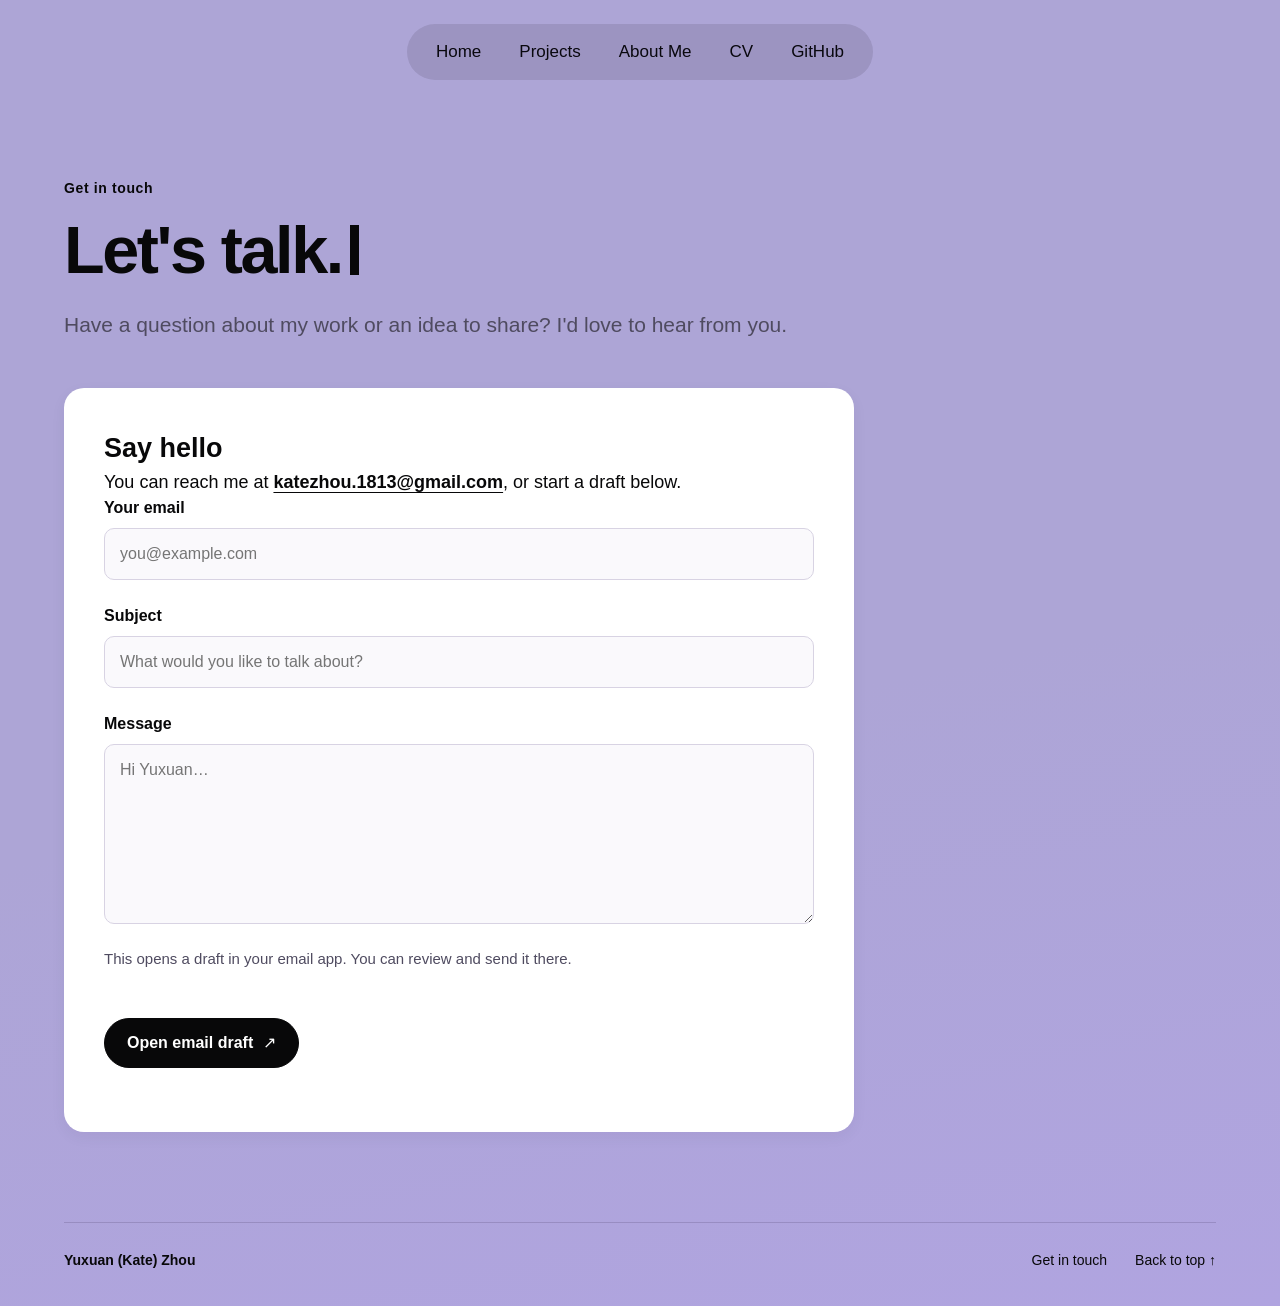
<file: contact/index.html>
<!DOCTYPE html>
<html lang="en">
<head>
  <meta charset="UTF-8">
  <meta name="viewport" content="width=device-width, initial-scale=1.0">
  <meta name="description" content="Get in touch with Yuxuan (Kate) Zhou about data science, research, and creative projects.">
  <title>Contact — Yuxuan Zhou</title>
  <link rel="stylesheet" href="../style.css">
</head>
<body class="inner-page">
  <main class="page-main" id="main-content">
    <header class="page-heading">
      <p class="eyebrow">Get in touch</p>
      <h1 class="page-title">Let's talk.</h1>
      <p class="page-description">Have a question about my work or an idea to share? I'd love to hear from you.</p>
    </header>
    <section class="surface contact-surface" aria-labelledby="contact-heading">
      <h2 id="contact-heading">Say hello</h2>
      <p>You can reach me at <a class="text-link" href="mailto:katezhou.1813@gmail.com">katezhou.1813@gmail.com</a>, or start a draft below.</p>
      <form class="contact-form" action="mailto:katezhou.1813@gmail.com" method="get" aria-describedby="email-help">
        <div class="form-field">
          <label for="contact-email">Your email</label>
          <input id="contact-email" name="email" type="email" autocomplete="email" placeholder="you@example.com" required>
        </div>
        <div class="form-field">
          <label for="contact-subject">Subject</label>
          <input id="contact-subject" name="subject" type="text" placeholder="What would you like to talk about?" required>
        </div>
        <div class="form-field">
          <label for="contact-message">Message</label>
          <textarea id="contact-message" name="body" rows="6" placeholder="Hi Yuxuan…" required></textarea>
        </div>
        <p id="email-help" class="form-help">This opens a draft in your email app. You can review and send it there.</p>
        <button class="button" type="submit">Open email draft <span aria-hidden="true">↗</span></button>
        <p class="form-status" role="status" aria-live="polite"></p>
      </form>
    </section>
  </main>
  <footer class="site-footer"></footer>
  <script type="module" src="../global.js"></script>
  <script type="module" src="contact.js"></script>
</body>
</html>
</file>
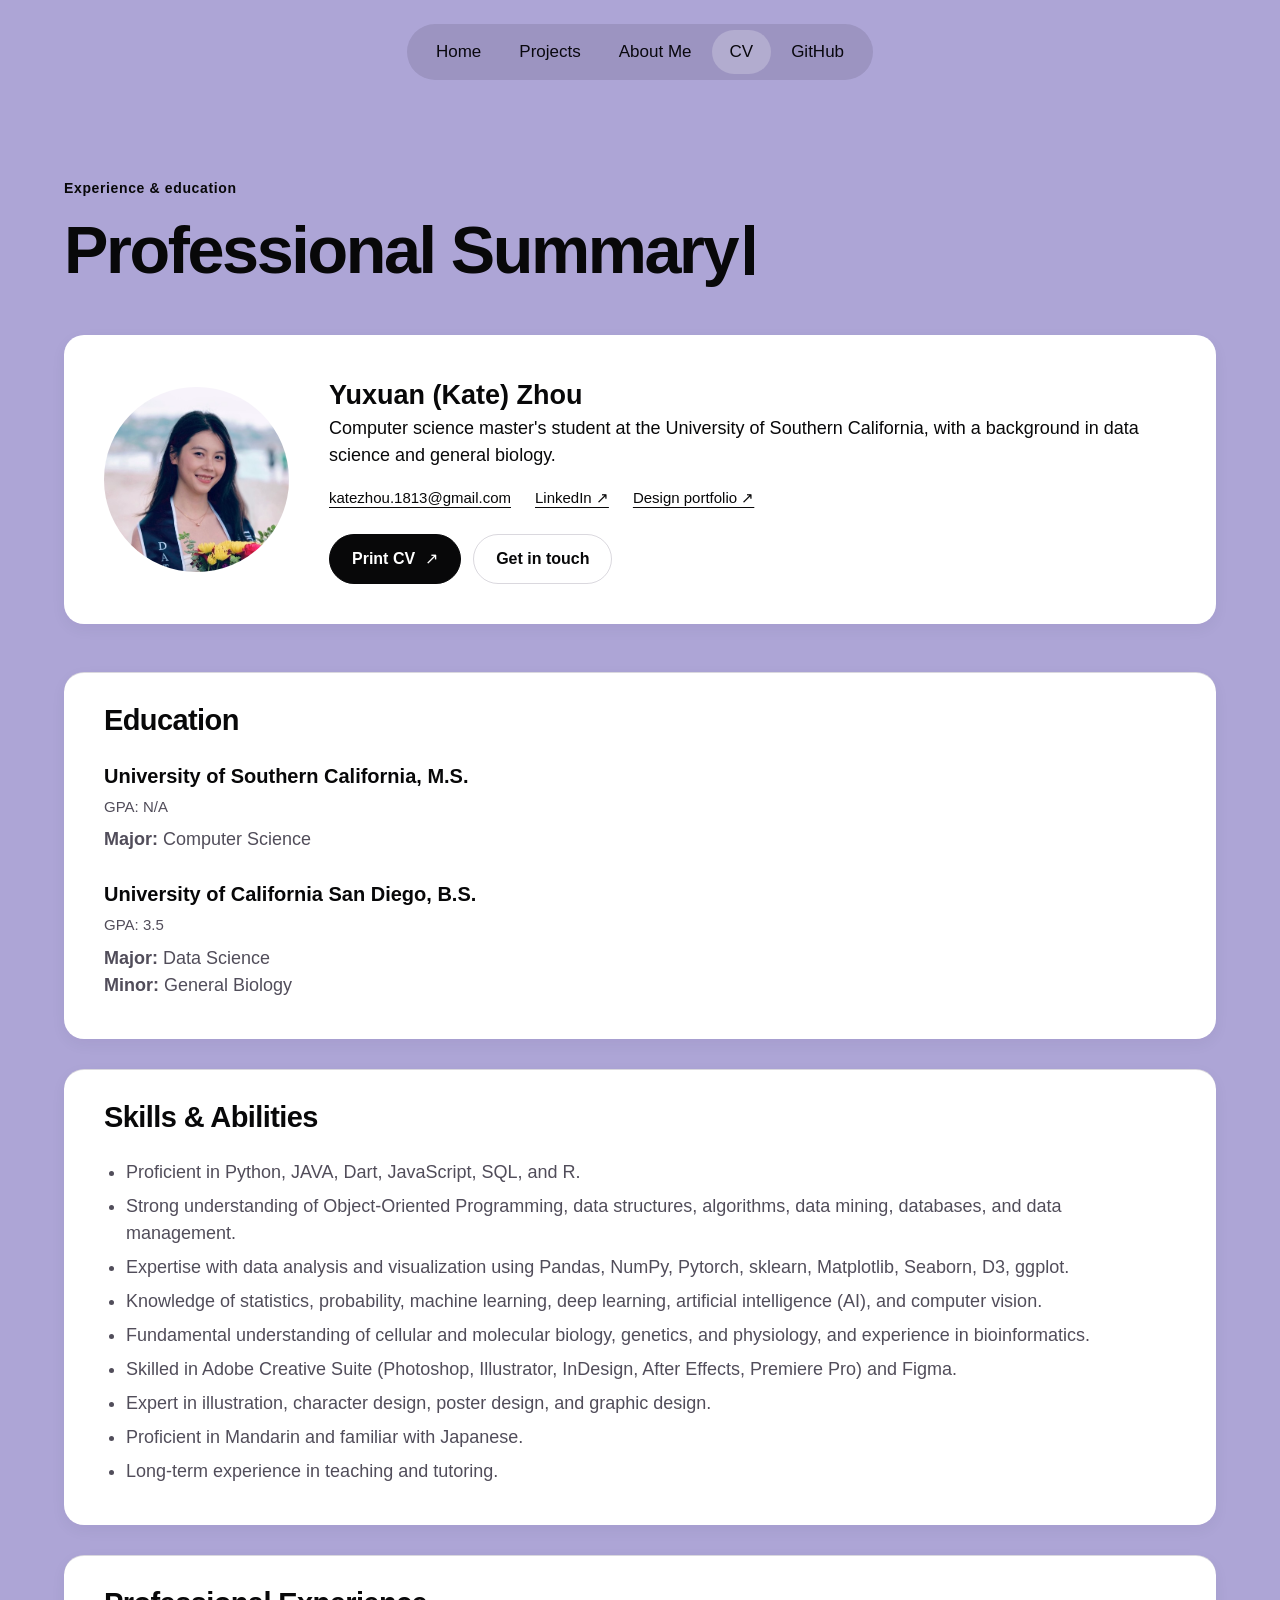
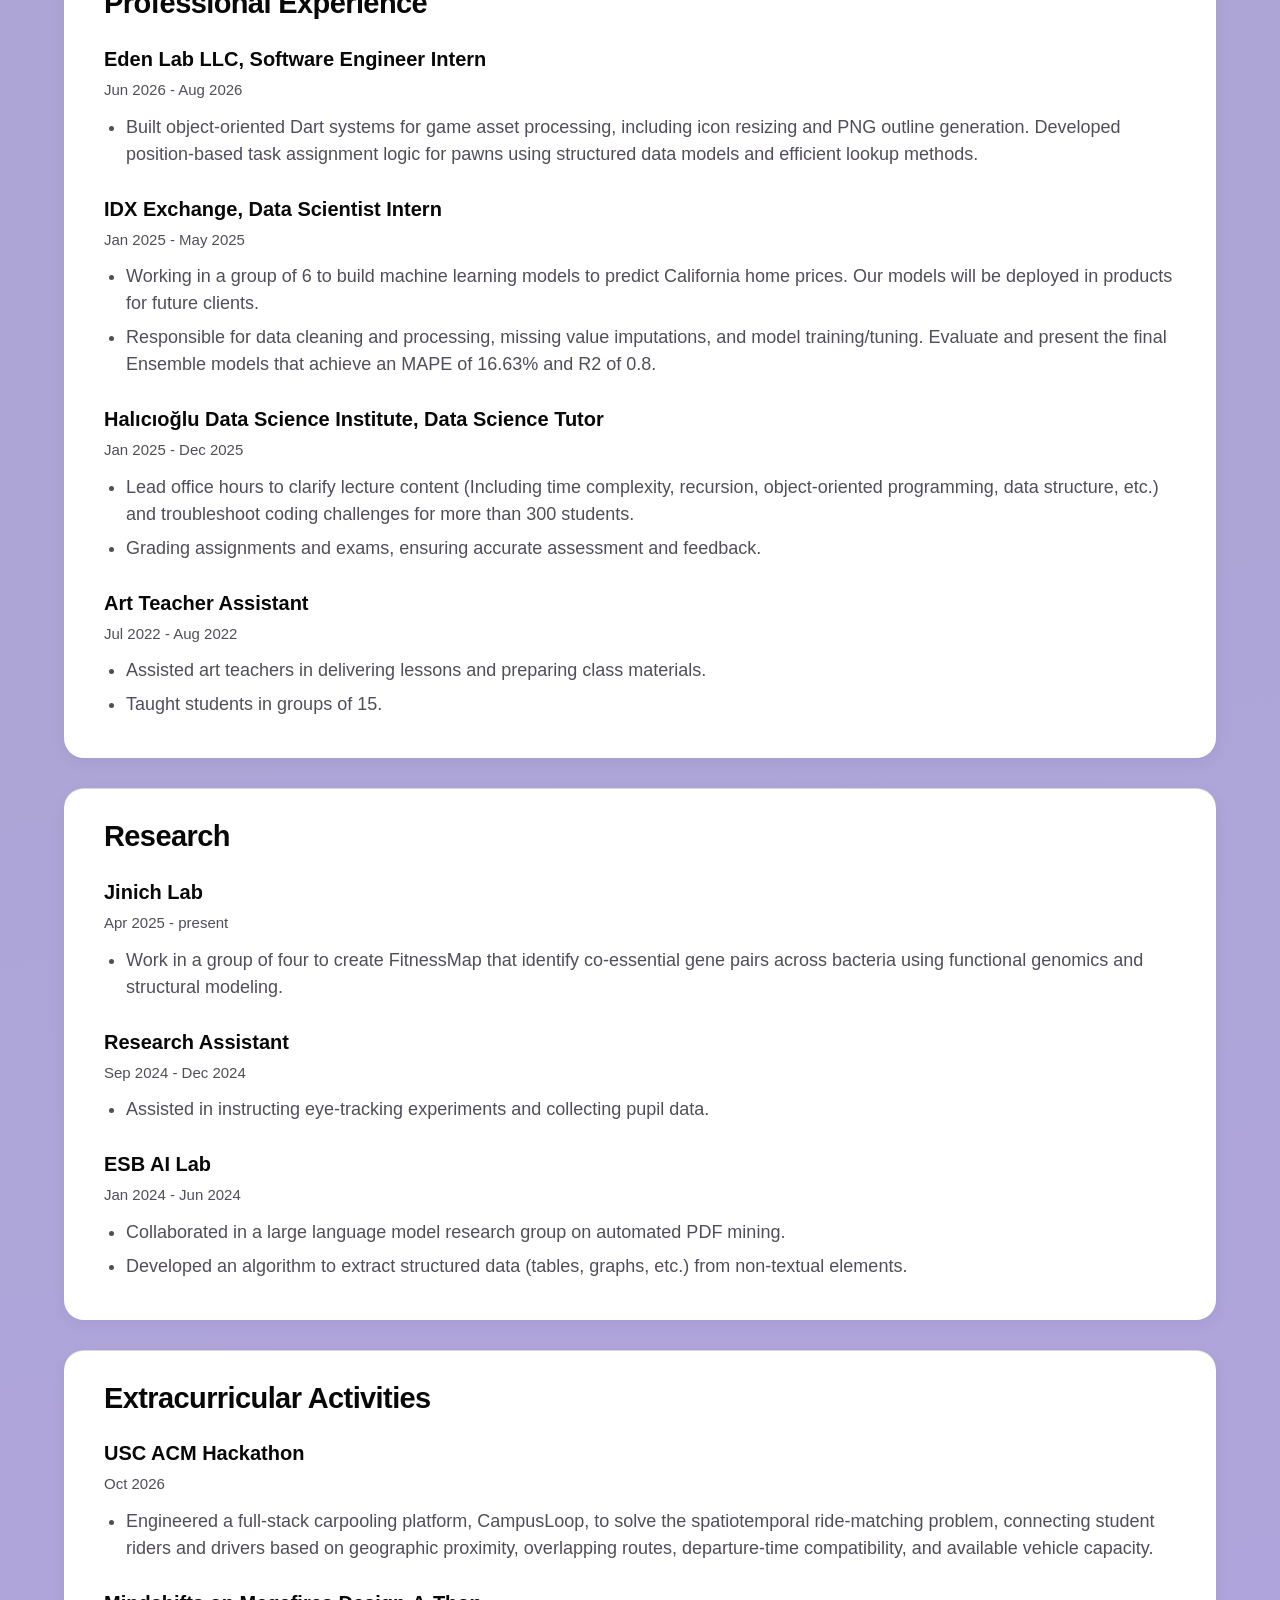
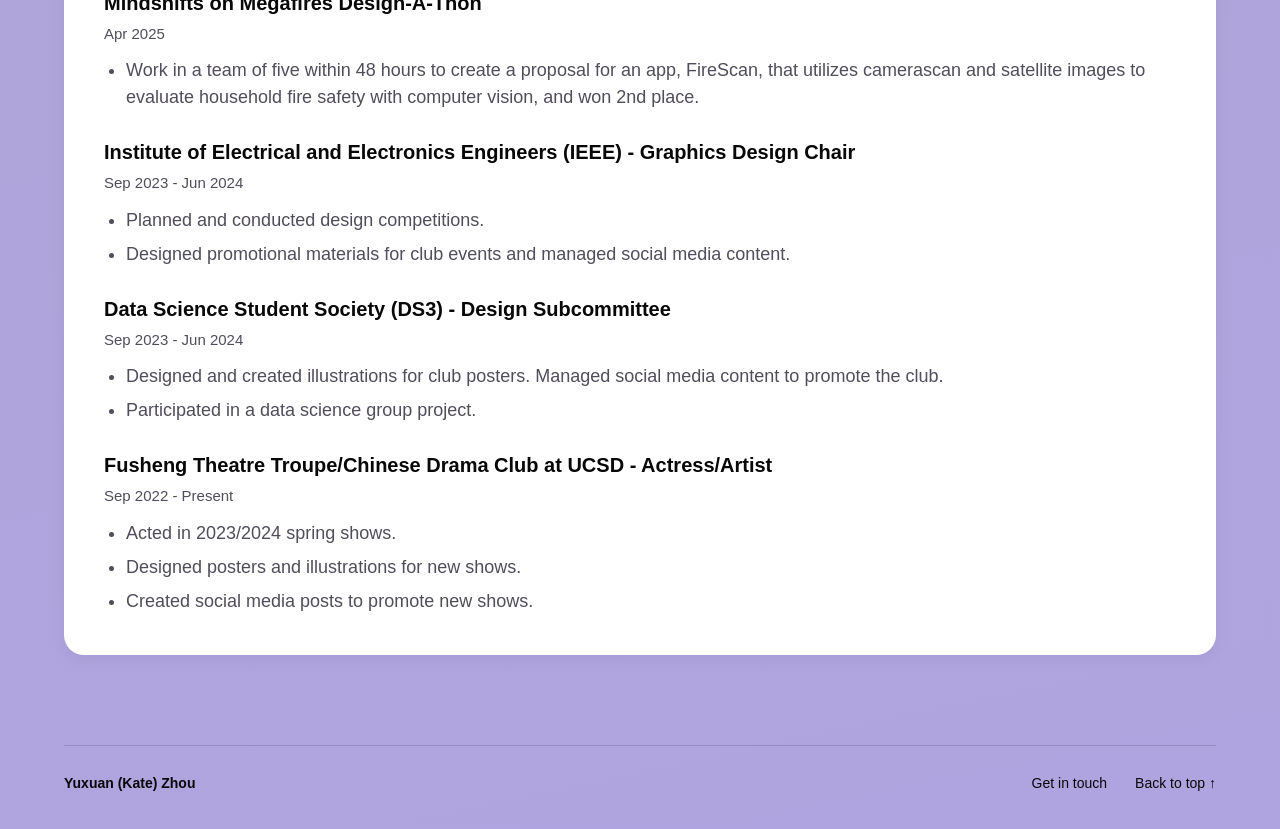
<file: cv/index.html>
<!DOCTYPE html>
<html lang="en">
<head>
  <meta charset="UTF-8">
  <meta name="viewport" content="width=device-width, initial-scale=1.0">
  <meta name="description" content="Education, research, experience, and skills of Yuxuan (Kate) Zhou, a computer science master's student at USC.">
  <title>CV — Yuxuan Zhou</title>
  <link rel="stylesheet" href="../style.css">
</head>
<body class="inner-page cv-page">
  <main class="page-main" id="main-content">
    <header class="page-heading">
      <p class="eyebrow">Experience &amp; education</p>
      <h1 class="page-title">Professional Summary</h1>
    </header>
    <div class="resume-hero surface">
      <img class="resume-photo" src="../images/portrait4.jpeg" alt="Yuxuan (Kate) Zhou" width="3708" height="2730">
      <div>
        <h2>Yuxuan (Kate) Zhou</h2>
        <p>Computer science master's student at the University of Southern California, with a background in data science and general biology.</p>
        <ul class="resume-contact">
          <li><a href="mailto:katezhou.1813@gmail.com">katezhou.1813@gmail.com</a></li>
          <li><a href="https://www.linkedin.com/in/yuxuan-zhou-3772a1282" target="_blank" rel="noopener noreferrer">LinkedIn ↗</a></li>
          <li><a href="https://docs.google.com/presentation/d/1aOYY8te7mVEtG-aEhGc90klSydSXL1MpAuayYUIOeCM/edit?usp=sharing" target="_blank" rel="noopener noreferrer">Design portfolio ↗</a></li>
        </ul>
        <div class="button-row">
          <button class="button" type="button" data-print>Print CV <span aria-hidden="true">↗</span></button>
          <a class="button secondary" href="../contact/">Get in touch</a>
        </div>
      </div>
    </div>
<section class="surface resume-section" id="education">
      <h2>Education</h2>
      <div class="resume-entry">
        <h3>University of Southern California, M.S.</h3>
        <p class="resume-meta">GPA: N/A</p>
        <p><strong>Major:</strong> Computer Science</p>
      </div>
      <div class="resume-entry">
        <h3>University of California San Diego, B.S.</h3>
        <p class="resume-meta">GPA: 3.5</p>
        <p><strong>Major:</strong> Data Science</p>
        <p><strong>Minor:</strong> General Biology</p>
      </div>
    </section>
<section class="surface resume-section" id="skills">
      <h2>Skills &amp; Abilities</h2>
      <ul>
        <li>Proficient in Python, JAVA, Dart, JavaScript, SQL, and R.</li>
        <li>Strong understanding of Object-Oriented Programming, data structures, algorithms, data mining, databases, and data management.</li>
        <li>Expertise with data analysis and visualization using Pandas, NumPy, Pytorch, sklearn, Matplotlib, Seaborn, D3, ggplot.</li>
        <li>Knowledge of statistics, probability, machine learning, deep learning, artificial intelligence (AI), and computer vision.</li>
        <li>Fundamental understanding of cellular and molecular biology, genetics, and physiology, and experience in bioinformatics.</li>
        <li>Skilled in Adobe Creative Suite (Photoshop, Illustrator, InDesign, After Effects, Premiere Pro) and Figma.</li>
        <li>Expert in illustration, character design, poster design, and graphic design.</li>
        <li>Proficient in Mandarin and familiar with Japanese.</li>
        <li>Long-term experience in teaching and tutoring.</li>
      </ul>
    </section>
<section class="surface resume-section" id="experience">
      <h2>Professional Experience</h2>
      <div class="resume-entry">
        <h3>Eden Lab LLC, Software Engineer Intern</h3>
        <p class="resume-meta"><span>Jun 2026 - Aug 2026</span></p>
        <ul>
          <li>Built object-oriented Dart systems for game asset processing, including icon resizing and PNG outline generation. Developed position-based task assignment logic for pawns using structured data models and efficient lookup methods.
</li>
        </ul>
      </div>
      <div class="resume-entry">
        <h3>IDX Exchange, Data Scientist Intern</h3>
        <p class="resume-meta"><span>Jan 2025 - May 2025</span></p>
        <ul>
          <li>Working in a group of 6  to build machine learning models to predict California home prices. Our models will be deployed in products for future clients.</li>
          <li>Responsible for data cleaning and processing, missing value imputations, and model training/tuning. Evaluate and present the final Ensemble models that achieve an MAPE of 16.63% and R2 of 0.8.	</li>
        </ul>
      </div>
      <div class="resume-entry">
        <h3>Halıcıoğlu Data Science Institute, Data Science Tutor</h3>
        <p class="resume-meta"><span>Jan 2025 - Dec 2025</span></p>
        <ul>
          <li>Lead office hours to clarify lecture content (Including time complexity, recursion, object-oriented programming, data structure, etc.) and troubleshoot coding challenges for more than 300 students.</li>
          <li>Grading assignments and exams, ensuring accurate assessment and feedback.</li>
        </ul>
      </div>
      <div class="resume-entry">
        <h3>Art Teacher Assistant</h3>
        <p class="resume-meta"><span>Jul 2022 - Aug 2022</span></p>
        <ul>
          <li>Assisted art teachers in delivering lessons and preparing class materials.</li>
          <li>Taught students in groups of 15.</li>
        </ul>
      </div>
    </section>
<section class="surface resume-section" id="research">
      <h2>Research</h2>
      <div class="resume-entry">
        <h3>Jinich Lab</h3>
        <p class="resume-meta"><span>Apr 2025 - present</span></p>
        <ul>
          <li>Work in a group of four to create FitnessMap that identify co-essential gene pairs across bacteria using functional genomics and structural modeling.</li>
      </ul>
      </div> 
      <div class="resume-entry"> 
          <h3>Research Assistant</h3>
        <p class="resume-meta"><span>Sep 2024 - Dec 2024</span></p>
        <ul>
          <li>Assisted in instructing eye-tracking experiments and collecting pupil data.</li>
        </ul>
      </div>
      <div class="resume-entry">
        <h3>ESB AI Lab</h3>
        <p class="resume-meta"><span>Jan 2024 - Jun 2024</span></p>
        <ul>
          <li>Collaborated in a large language model research group on automated PDF mining.</li>
          <li>Developed an algorithm to extract structured data (tables, graphs, etc.) from non-textual elements.</li>
        </ul>
      </div>
    </section>
<section class="surface resume-section" id="extracurricular">
      <h2>Extracurricular Activities</h2>
      <div class="resume-entry">
        <h3>USC ACM Hackathon</h3>
        <p class="resume-meta"><span>Oct 2026</span></p>
        <ul>
          <li>Engineered a full-stack carpooling platform, CampusLoop, to solve the spatiotemporal ride-matching problem, connecting student riders and drivers based on geographic proximity, overlapping routes, departure-time compatibility, and available vehicle capacity.
</li>
        </ul>
      </div>
      <div class="resume-entry">
        <h3>Mindshifts on Megafires Design-A-Thon</h3>
        <p class="resume-meta"><span>Apr 2025</span></p>
        <ul>
          <li>Work in a team of five within 48 hours to create a proposal for an app, FireScan, that utilizes camerascan and satellite images to evaluate household fire safety with computer vision, and won 2nd place.</li>
        </ul>
      </div>
      <div class="resume-entry">
        <h3>Institute of Electrical and Electronics Engineers (IEEE) - Graphics Design Chair</h3>
        <p class="resume-meta"><span>Sep 2023 - Jun 2024</span></p>
        <ul>
          <li>Planned and conducted design competitions.</li>
          <li>Designed promotional materials for club events and managed social media content.</li>
        </ul>
      </div>
      <div class="resume-entry">
        <h3>Data Science Student Society (DS3) - Design Subcommittee</h3>
        <p class="resume-meta"><span>Sep 2023 - Jun 2024</span></p>
        <ul>
          <li>Designed and created illustrations for club posters. Managed social media content to promote the club.</li>
          <li>Participated in a data science group project.</li>
        </ul>
      </div>
      <div class="resume-entry">
        <h3>Fusheng Theatre Troupe/Chinese Drama Club at UCSD - Actress/Artist</h3>
        <p class="resume-meta"><span>Sep 2022 - Present</span></p>
        <ul>
          <li>Acted in 2023/2024 spring shows.</li>
          <li>Designed posters and illustrations for new shows.</li>
          <li>Created social media posts to promote new shows.</li>
        </ul>
      </div>
    </section>
  </main>
  <footer class="site-footer"></footer>
  <script type="module" src="../global.js"></script>
</body>
</html>
</file>
<file: style.css>
/* The supplied reference: lavender canvas, generous type, original imagery. */
:root {
  color-scheme: light;
  --background: #ada5d6;
  --background-end: #b0a4e0;
  --nav-background: #9c94c1;
  --ink: #080809;
  --muted: #4f4b60;
  --card-muted: #66646a;
  --line: rgb(36 26 62 / 17%);
  --radius: 17px;
  --content-width: 1152px;
  font-family: Arial, Helvetica, sans-serif;
  font-synthesis: none;
  text-rendering: optimizeLegibility;
  -webkit-font-smoothing: antialiased;
}
* { box-sizing: border-box; }
html { min-width: 320px; scroll-behavior: smooth; scroll-padding-top: 32px; }
body { margin: 0; min-height: 100vh; color: var(--ink); background: linear-gradient(168deg, var(--background) 55%, var(--background-end) 100%); font-size: 18px; line-height: 1.5; }
button, input, textarea, select { font: inherit; }
button, a, input, textarea { -webkit-tap-highlight-color: transparent; }
a { color: inherit; text-underline-offset: 4px; }
button { cursor: pointer; }
img { display: block; max-width: 100%; height: auto; }
h1, h2, h3, p, figure { margin: 0; }
a:focus-visible, button:focus-visible, input:focus-visible, textarea:focus-visible { outline: 3px solid #41305f; outline-offset: 5px; }
[hidden] { display: none !important; }
::selection { background: #e4f4b8; color: #080809; }
.sr-only { position: absolute; width: 1px; height: 1px; padding: 0; margin: -1px; overflow: hidden; clip-path: inset(50%); white-space: nowrap; border: 0; }
.skip-link { position: absolute; z-index: 10; top: 12px; left: 12px; padding: 10px 18px; border-radius: 8px; background: #fff; transform: translateY(-160%); }
.skip-link:focus { transform: translateY(0); }
.site-nav { display: flex; align-items: center; justify-content: center; gap: 2px; width: max-content; max-width: calc(100% - 32px); min-height: 56px; margin: 24px auto 0; padding: 5px 11px; border-radius: 999px; background: var(--nav-background); }
.site-nav a { padding: 11px 18px; border-radius: 999px; color: #09080e; text-decoration: none; white-space: nowrap; font-size: 17px; line-height: 1.3; transition: background 180ms ease; }
.site-nav a:hover, .site-nav a.current { background: rgb(255 255 255 / 22%); }

/* Homepage */
.introduction { margin-top: 141px; }
.hero-heading { width: calc(100% - 184px); max-width: 1160px; margin: 0 auto 80px; font-size: clamp(42px, 5.08vw, 68px); line-height: 1.09; letter-spacing: -2.8px; font-weight: 750; }
.hero-heading > .hero-line { position: relative; display: block; padding-right: .2em; }
.typewriter-reserve { display: block; visibility: hidden; }
.typewriter-output { position: absolute; inset: 0; padding-right: .2em; }
.typewriter-output.is-current::after { content: ''; display: inline-block; width: .15em; height: .84em; margin-left: .04em; margin-right: -.19em; vertical-align: -.025em; background: currentColor; animation: cursor-blink 1s step-end infinite; }
@keyframes cursor-blink { 0%, 49% { opacity: 1; } 50%, 100% { opacity: 0; } }

/* Only the main title of each inner page has a blinking block cursor.
   The Home hero already has its own typing cursor. Section headings and
   project/card headings intentionally remain static. */
main h1.page-title::after {
  content: '';
  display: inline-block;
  box-sizing: border-box;
  width: .13em;
  height: .75em;
  margin-left: .12em;
  vertical-align: -.035em;
  background: currentColor;
  animation: cursor-blink 1s step-end infinite;
}

.about-section { width: calc(100% - 184px); max-width: 1160px; margin-inline: auto; display: grid; grid-template-columns: 1.27fr 1fr; align-items: center; gap: 64px; scroll-margin-top: 40px; }
.about-photo { overflow: hidden; border-radius: var(--radius); background: #c9c4df; aspect-ratio: 576 / 388; }
.about-photo img { width: 100%; height: 100%; object-fit: cover; object-position: 50% 46%; }
.about-copy h2 { margin-bottom: 22px; font-size: clamp(27px, 2.9vw, 40px); line-height: 1.13; letter-spacing: -1px; }
.about-copy p { max-width: 455px; color: var(--muted); font-size: 20px; line-height: 1.32; }
.intro-about-link { display: inline-flex; align-items: center; gap: 14px; margin-top: 27px; font-size: 17px; font-weight: 600; text-decoration: none; }
.intro-about-link:hover { text-decoration: underline; }
.intro-about-link span { font-size: 22px; }
.recent-work { margin-top: 140px; }
.section-heading { display: flex; align-items: baseline; justify-content: space-between; gap: 24px; max-width: 1040px; width: calc(100% - 184px); margin: 0 auto 42px; }
.section-heading h2 { font-size: 48px; line-height: 1.1; letter-spacing: -1.7px; }
.all-projects-link { font-size: 16px; text-decoration: none; white-space: nowrap; }
.all-projects-link span { display: inline-block; margin-left: 8px; transition: transform 180ms ease; }
.all-projects-link:hover span { transform: translate(2px, -2px); }
.all-projects-link:hover { text-decoration: underline; }
.projects { display: grid; grid-template-columns: repeat(3, minmax(0, 1fr)); gap: 32px; align-items: stretch; }
.home-projects { max-width: var(--content-width); width: calc(100% - 128px); margin-inline: auto; }
.project-card { min-width: 0; display: flex; flex-direction: column; overflow: hidden; border-radius: var(--radius); background: #fff; box-shadow: 0 5px 9px rgb(36 26 62 / 7%), 0 0 0 1px rgb(255 255 255 / 15%); transition: transform 200ms ease, box-shadow 200ms ease; }
.project-card:hover { transform: translateY(-5px); box-shadow: 0 12px 26px rgb(36 26 62 / 13%); }
.project-image-link { display: block; aspect-ratio: 1.52; overflow: hidden; background: #f4f3f8; border-bottom: 1px solid #efedf4; }
.project-image-link img { width: 100%; height: 100%; object-fit: contain; transition: transform 350ms ease; }
.project-card:hover .project-image-link img { transform: scale(1.025); }
.project-card-content { display: flex; flex: 1; flex-direction: column; padding: 25px 24px 22px; }
.project-card h2, .project-card h3 { margin-bottom: 12px; font-size: 25px; font-weight: 700; line-height: 1.16; letter-spacing: -.65px; }
.project-card h2 a, .project-card h3 a { text-decoration: none; }
.project-card h2 a:hover, .project-card h3 a:hover { text-decoration: underline; }
.project-card p { color: var(--card-muted); font-size: 18px; line-height: 1.4; }
.project-meta { display: flex; align-items: center; justify-content: space-between; gap: 16px; margin-top: auto; padding-top: 30px; font-size: 18px; }
.project-arrow { font-size: 24px; line-height: 1; }
.project-poster-link { align-self: flex-start; margin-top: 14px; color: #4b386f; font-size: 15px; font-weight: 700; text-decoration-thickness: 1px; }
.project-poster-link:hover { color: #181025; }
.sepsis-poster { margin: 0 0 36px; }
.sepsis-poster a { display: block; border-radius: 14px; overflow: hidden; background: #fff; box-shadow: 0 5px 18px rgb(36 26 62 / 12%); }
.sepsis-poster img { width: 100%; height: auto; }
.sepsis-poster figcaption { margin-top: 12px; color: var(--muted); font-size: 14px; }
.sepsis-overview { margin-bottom: 30px; }
.sepsis-overview h2 { margin-bottom: 18px; font-size: 30px; letter-spacing: -.5px; }
.sepsis-overview p { max-width: 860px; color: #514d5a; }
.sepsis-overview p + p { margin-top: 16px; }
.sepsis-stats { display: grid; grid-template-columns: repeat(5, minmax(0, 1fr)); gap: 14px; margin: 28px 0; }
.sepsis-stats > div { min-width: 0; padding: 18px 14px; border-radius: 13px; background: #eeeaf9; }
.sepsis-stats dt { color: #605875; font-size: 12px; font-weight: 700; line-height: 1.25; text-transform: uppercase; letter-spacing: .04em; }
.sepsis-stats dd { margin: 6px 0 0; font-size: clamp(18px, 2.4vw, 28px); font-weight: 800; line-height: 1.1; }
.sepsis-overview .sepsis-note { color: #665c76; font-size: 14px; }
@media (max-width: 800px) { .sepsis-stats { grid-template-columns: repeat(3, minmax(0, 1fr)); } }
@media (max-width: 560px) { .sepsis-stats { grid-template-columns: repeat(2, minmax(0, 1fr)); } }
.site-footer { display: flex; align-items: center; justify-content: space-between; gap: 24px; max-width: var(--content-width); width: calc(100% - 128px); margin: 90px auto 0; padding: 27px 0 35px; border-top: 1px solid var(--line); font-size: 14px; }
.site-footer a { text-decoration: none; }
.site-footer a:hover { text-decoration: underline; }
.footer-name { font-weight: 700; }
.footer-links { display: flex; gap: 28px; }
.noscript-note { max-width: var(--content-width); margin: 24px auto; padding: 24px; }

/* Shared inner-page layout */
.page-main { max-width: var(--content-width); width: calc(100% - 128px); margin: 98px auto 0; }
.page-heading { margin-bottom: 48px; }
.eyebrow { margin-bottom: 16px; font-size: 14px; font-weight: 600; letter-spacing: .045em; }
.page-title { font-size: clamp(42px, 5.2vw, 68px); line-height: 1.08; letter-spacing: -2.4px; margin-bottom: 22px; }
.page-description { max-width: 740px; color: var(--muted); font-size: 21px; line-height: 1.5; }
.surface { padding: 40px; border-radius: 20px; background: #fff; box-shadow: 0 5px 15px rgb(36 26 62 / 5%); }
.button { display: inline-flex; align-items: center; justify-content: center; gap: 10px; min-height: 48px; padding: 12px 22px; border: 1px solid var(--ink); border-radius: 999px; background: var(--ink); color: #fff; font-size: 16px; font-weight: 600; text-decoration: none; transition: background 180ms ease, transform 180ms ease; }
.button:hover { background: #302840; transform: translateY(-1px); }
.button.secondary { background: transparent; color: var(--ink); border-color: var(--line); }
.button.secondary:hover { background: rgb(255 255 255 / 30%); }
.text-link { font-weight: 600; }
.button-row { display: flex; flex-wrap: wrap; gap: 12px; margin-top: 24px; }
.project-toolbar { display: flex; align-items: center; justify-content: space-between; flex-wrap: wrap; gap: 20px; margin-bottom: 24px; }
.year-filters { display: flex; flex-wrap: wrap; gap: 8px; }
.filter-button { min-height: 42px; border: 1px solid var(--line); border-radius: 999px; padding: 8px 18px; background: transparent; color: var(--ink); font-size: 15px; transition: background 180ms ease; }
.filter-button:hover { background: rgb(255 255 255 / 22%); }
.filter-button[aria-pressed="true"] { background: var(--ink); border-color: var(--ink); color: #fff; }
.search-field { display: flex; align-items: center; gap: 10px; width: 280px; max-width: 100%; padding: 10px 15px; border: 1px solid var(--line); border-radius: 999px; background: rgb(255 255 255 / 18%); }
.search-field input { width: 100%; min-width: 0; padding: 0; border: 0; outline: 0; background: transparent; color: var(--ink); font-size: 15px; }
.search-field input::placeholder { color: var(--muted); opacity: 1; }
.search-field:focus-within { outline: 2px solid #41305f; outline-offset: 3px; }
.project-count { margin-bottom: 22px; color: var(--muted); font-size: 15px; }
.empty-state { grid-column: 1 / -1; padding: 56px 24px; border: 1px solid var(--line); border-radius: var(--radius); text-align: center; }
.empty-state h2 { margin-bottom: 12px; font-size: 30px; letter-spacing: -.5px; }
.empty-state p { margin-bottom: 24px; color: var(--muted); }
.resume-hero { display: grid; grid-template-columns: 185px 1fr; align-items: center; gap: 40px; margin-bottom: 48px; }
.resume-photo { width: 185px; height: 185px; border-radius: 50%; object-fit: cover; object-position: 50% 40%; }
.resume-hero .page-title { font-size: clamp(36px, 4.7vw, 60px); }
.resume-contact { display: flex; flex-wrap: wrap; gap: 8px 24px; margin: 18px 0; padding: 0; list-style: none; font-size: 15px; }
.resume-meta { color: #716a7c; font-size: 15px; margin-bottom: 8px; }
.resume-section { padding-top: 30px; margin-top: 30px; border-top: 1px solid var(--line); }
.resume-section h2 { font-size: 29px; line-height: 1.2; letter-spacing: -.6px; margin-bottom: 25px; }
.resume-entry + .resume-entry { margin-top: 28px; }
.resume-entry h3 { font-size: 20px; line-height: 1.35; margin-bottom: 6px; }
.resume-entry p, .resume-section li { color: #514d5a; }
.resume-section ul { padding-left: 22px; margin: 12px 0 0; }
.resume-section li + li { margin-top: 7px; }
.contact-surface { max-width: 790px; }
.contact-form { display: grid; gap: 24px; max-width: 750px; }
.form-field { display: grid; gap: 8px; }
.form-field label { font-size: 16px; font-weight: 600; }
.form-field input, .form-field textarea { min-width: 0; width: 100%; padding: 13px 15px; border: 1px solid #d8d3e3; border-radius: 10px; background: #faf9fc; color: var(--ink); font-size: 16px; }
.form-field textarea { resize: vertical; min-height: 180px; }
.form-status, .form-help { font-size: 15px; color: var(--muted); }
.form-help { margin-bottom: 24px; }
.contact-form .button { justify-self: start; }
.article-layout { display: grid; grid-template-columns: minmax(0, 1.15fr) minmax(0, 1fr); gap: 40px; align-items: start; }
.article-image { width: 100%; overflow: hidden; border-radius: 12px; background: #fff; }
.page-heading > .text-link { display: inline-block; margin-bottom: 26px; font-size: 15px; }
.article-body h2 { margin-bottom: 18px; font-size: 30px; line-height: 1.2; letter-spacing: -.6px; }
.article-body p + p { margin-top: 18px; }
.article-body p { color: #514d5a; }
.article-body .button { margin-top: 26px; }
.article-facts { display: grid; gap: 18px; margin: 28px 0; }
.article-facts dt { font-size: 13px; text-transform: uppercase; letter-spacing: .07em; color: #716a7c; }
.article-facts dd { margin: 3px 0 0; font-weight: 600; }

/* Research document pages: scrollable complete PDF with direct-open fallback. */
.poster-section, .document-section { margin: 0 0 42px; }
.document-section { margin-top: 44px; }
.document-heading { display: flex; align-items: end; justify-content: space-between; flex-wrap: wrap; gap: 14px; margin-bottom: 18px; }
.document-heading .eyebrow { margin-bottom: 6px; }
.document-heading h2 { font-size: clamp(26px, 3vw, 38px); line-height: 1.2; letter-spacing: -.8px; }
.document-heading .text-link { font-size: 15px; }
.document-reader { overflow: hidden; border: 1px solid var(--line); border-radius: 16px; background: #fff; box-shadow: 0 5px 18px rgb(36 26 62 / 9%); }
.document-reader-top { display: flex; align-items: center; justify-content: space-between; flex-wrap: wrap; gap: 8px; padding: 14px 20px; border-bottom: 1px solid #e3deef; font-size: 14px; }
.document-reader-top span { color: var(--muted); }
.document-reader iframe { display: block; width: 100%; height: min(80vh, 940px); min-height: 550px; border: 0; background: #fff; }
.reader-actions { margin: 18px 20px; }
.reader-fallback { padding: 12px 20px 18px; color: var(--muted); font-size: 15px; }
.report-missing { padding: 28px; background: #fff; }
.report-missing h3 { margin: 0 0 12px; font-size: 23px; }
.report-missing p { margin: 10px 0; color: var(--muted); font-size: 16px; }
.report-missing code { overflow-wrap: anywhere; color: #452a71; }
@media (max-width: 560px) {
  .document-reader iframe { min-height: 520px; height: 72vh; }
  .document-reader-top { padding: 12px 16px; }
  .report-missing { padding: 20px; }
}

/* Existing code-statistics page. */
body:has(#chart) { padding-inline: max(24px, calc((100% - 1152px) / 2)); }
#stats dl, dl.stats { display: flex; flex-wrap: wrap; gap: 24px; }
.gridlines { color: #ccc; }
#commit-tooltip { background: #fff; padding: 16px; border-radius: 10px; opacity: 0; visibility: hidden; transition: opacity 180ms ease; }
.tooltip { position: fixed; top: 1em; left: 1em; }
circle.selected { fill: #ed687b; }
.selection { fill-opacity: .1; stroke: #080809; stroke-dasharray: 5 3; }

@media (min-width: 1220px) {
  .hero-heading, .about-section { width: calc(100% - 120px); max-width: 1160px; margin-left: max(72px, calc((100% - 1040px) / 2)); margin-right: 0; }
  .hero-heading { font-size: 64px; }
  .hero-heading > .hero-line { white-space: nowrap; }
  .about-section { grid-template-columns: 576px minmax(0, 1fr); max-width: 1096px; }
}
@media (max-width: 1099px) {
  .introduction { margin-top: 100px; }
  .hero-heading, .about-section { width: calc(100% - 96px); }
  .hero-heading { margin-bottom: 64px; font-size: clamp(40px, 5.3vw, 58px); letter-spacing: -2px; }
  .about-section { gap: 36px; grid-template-columns: 1.1fr 1fr; }
  .about-copy p { font-size: 18px; line-height: 1.45; }
  .about-copy h2 { font-size: 30px; }
  .home-projects, .page-main, .site-footer { width: calc(100% - 64px); }
  .section-heading { width: calc(100% - 96px); }
  .projects { gap: 22px; }
  .project-card-content { padding: 22px 20px; }
  .project-card h2, .project-card h3 { font-size: 23px; }
  .project-card p { font-size: 17px; }
  .recent-work { margin-top: 100px; }
}
@media (max-width: 800px) {
  .projects { grid-template-columns: repeat(2, minmax(0, 1fr)); }
  .about-section { grid-template-columns: 1fr; gap: 30px; }
  .about-photo { aspect-ratio: 1.55; }
  .about-copy { max-width: 610px; }
  .about-copy p { max-width: none; font-size: 19px; }
  .about-copy h2 { font-size: 34px; margin-bottom: 16px; }
  .recent-work { margin-top: 80px; }
  .section-heading h2 { font-size: 40px; }
  .page-main { margin-top: 72px; }
  .article-layout { grid-template-columns: 1fr; }
  .resume-hero { grid-template-columns: 130px 1fr; gap: 28px; }
  .resume-photo { width: 130px; height: 130px; }
  .surface { padding: 30px; }
}
@media (max-width: 560px) {
  html { scroll-padding-top: 20px; }
  body { font-size: 17px; }
  .site-nav { margin-top: 18px; min-height: 50px; padding: 4px 7px; gap: 0; }
  .site-nav a { padding: 10px 10px; font-size: 14px; }
  .introduction { margin-top: 68px; }
  .hero-heading, .about-section, .section-heading, .home-projects, .page-main, .site-footer { width: calc(100% - 40px); }
  .hero-heading { margin-bottom: 40px; font-size: clamp(36px, 8.5vw, 46px); line-height: 1.1; letter-spacing: -1.65px; }
  .hero-heading > .hero-line + .hero-line { margin-top: 7px; }
  .about-section { gap: 28px; }
  .about-photo { aspect-ratio: 1.33; border-radius: 14px; }
  .about-copy h2 { font-size: 29px; letter-spacing: -.8px; }
  .about-copy p { font-size: 18px; line-height: 1.5; }
  .recent-work { margin-top: 68px; }
  .section-heading { gap: 12px; margin-bottom: 26px; }
  .section-heading h2 { font-size: 34px; letter-spacing: -1.3px; }
  .all-projects-link { font-size: 14px; }
  .all-projects-link span { margin-left: 4px; }
  .projects { grid-template-columns: 1fr; gap: 26px; }
  .project-card-content { padding: 24px; }
  .project-card h2, .project-card h3 { font-size: 25px; }
  .project-card p { font-size: 18px; }
  .project-meta { padding-top: 28px; }
  .site-footer { flex-direction: column; align-items: flex-start; gap: 15px; margin-top: 64px; padding-block: 24px 30px; }
  .footer-links { width: 100%; justify-content: space-between; }
  .page-main { margin-top: 60px; }
  .page-heading { margin-bottom: 35px; }
  .page-title { font-size: 43px; letter-spacing: -1.8px; }
  .page-description { font-size: 19px; }
  .project-toolbar { gap: 18px; }
  .year-filters { gap: 6px; }
  .filter-button { padding-inline: 14px; }
  .search-field { width: 100%; }
  .surface { padding: 24px; border-radius: 16px; }
  .resume-hero { grid-template-columns: 1fr; gap: 24px; }
  .resume-photo { width: 140px; height: 140px; }
  .resume-hero .page-title { font-size: 40px; }
  .resume-contact { flex-direction: column; gap: 9px; overflow-wrap: anywhere; }
  .resume-section h2 { font-size: 26px; }
  .article-layout { gap: 28px; }
  .article-body h2 { font-size: 27px; }
}
@media (max-width: 380px) {
  .site-nav { padding-inline: 5px; }
  .site-nav a { padding-inline: 9px; font-size: 13px; }
}
@media (prefers-reduced-motion: reduce) {
  html { scroll-behavior: auto; }
  *, *::before, *::after { transition: none !important; animation: none !important; }
  .typewriter-output::after { display: none !important; }
  main h1.page-title::after { display: none !important; }
}
@media print {
  body { background: #fff; color: #000; font-size: 11pt; }
  .site-nav, .site-footer, .skip-link, [data-print], .print-hidden { display: none !important; }
  main h1.page-title::after, .typewriter-output::after { display: none !important; }
  .page-main { width: 100%; max-width: none; margin: 0; }
  .surface { padding: 0; box-shadow: none; }
  .resume-hero { grid-template-columns: 90px 1fr; gap: 20px; margin-bottom: 20px; }
  .resume-photo { width: 90px; height: 90px; }
  .resume-hero .page-title { font-size: 27pt; }
  .resume-section { margin-top: 18px; padding-top: 18px; }
  .resume-section h2 { font-size: 17pt; break-after: avoid; }
  .resume-entry { break-inside: avoid; }
  a { text-decoration: none; }
}
</file>
